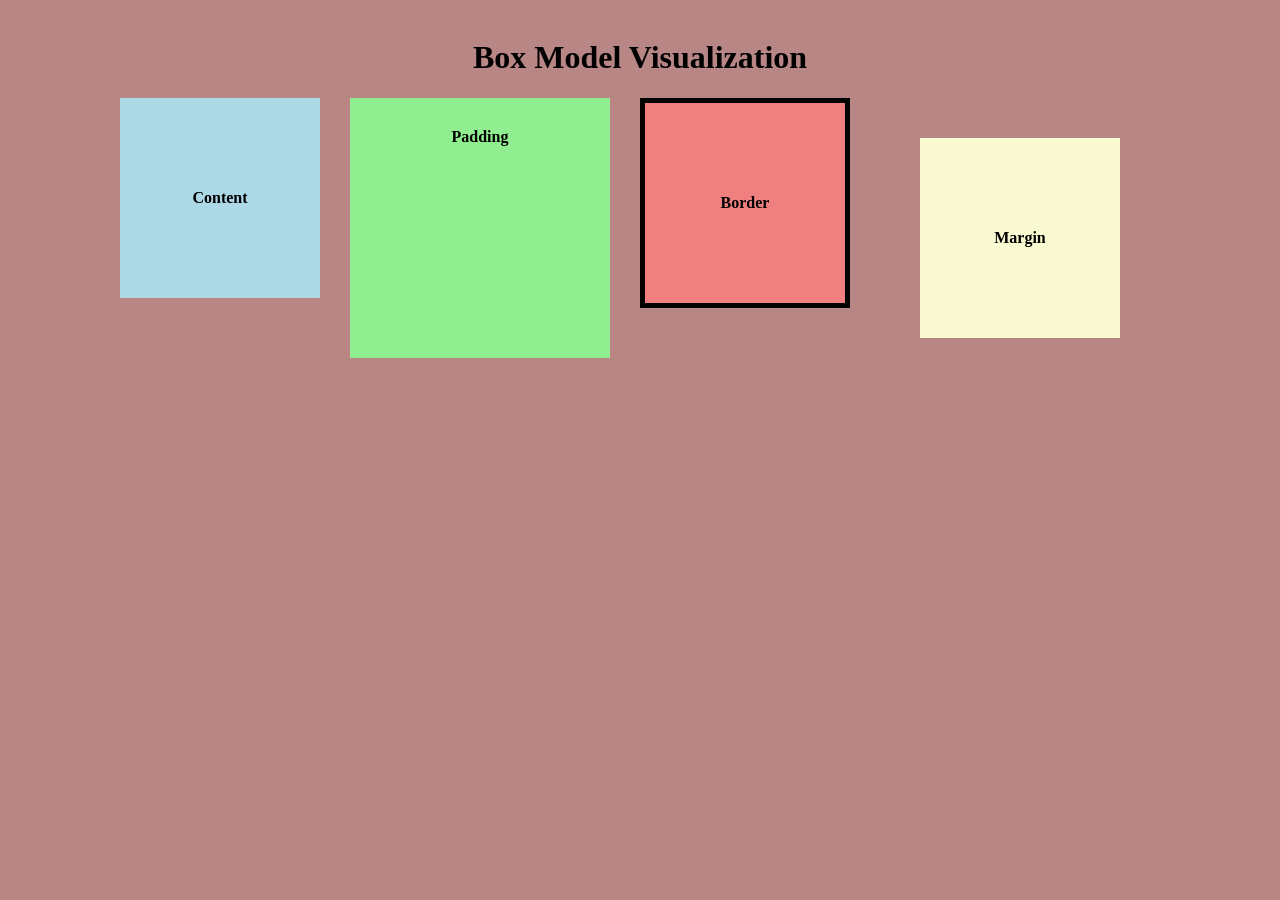
<file: CSS Setup & Basic Styling/box-model-practice.html>
<!DOCTYPE html>
<html lang="en">
<head>
    <meta charset="UTF-8">
    <meta name="viewport" content="width=device-width, initial-scale=1.0">
    <title>Box Model Practice</title>

    <style>
        body {
            font-family: Cambria, Cochin, Georgia, Times, 'Times New Roman', serif, sans-serif;
            background-color: #b98686;
            padding: 10px;
        }

        h1 {
            text-align: center;
        }

        .container {
            display: flex;
            gap: 30px; /* space between boxes */
            justify-content: center;
            flex-wrap: wrap;
        }

        .box {
            width: 200px;
            height: 200px;
            text-align: center;
            line-height: 200px;
            font-weight: bold;
        }

        /* 1. CONTENT */
        .content-box {
            background-color: lightblue;
        }

        /* 2. PADDING */
        .padding-box {
            background-color: lightgreen;
            padding: 30px; /* increases inner space */
            line-height: normal;
        }

        /* 3. BORDER */
        .border-box {
            background-color: lightcoral;
            border: 5px solid black; /* visible border */
        }

        /* 4. MARGIN */
        .margin-box {
            background-color: lightgoldenrodyellow;
            margin: 40px; /* space outside the box */
        }
    </style>
</head>
<body>

    <h1>Box Model Visualization</h1>

    <div class="container">
        <div class="box content-box">Content</div>
        <div class="box padding-box">Padding</div>
        <div class="box border-box">Border</div>
        <div class="box margin-box">Margin</div>
    </div>

</body>
</html>
</file>
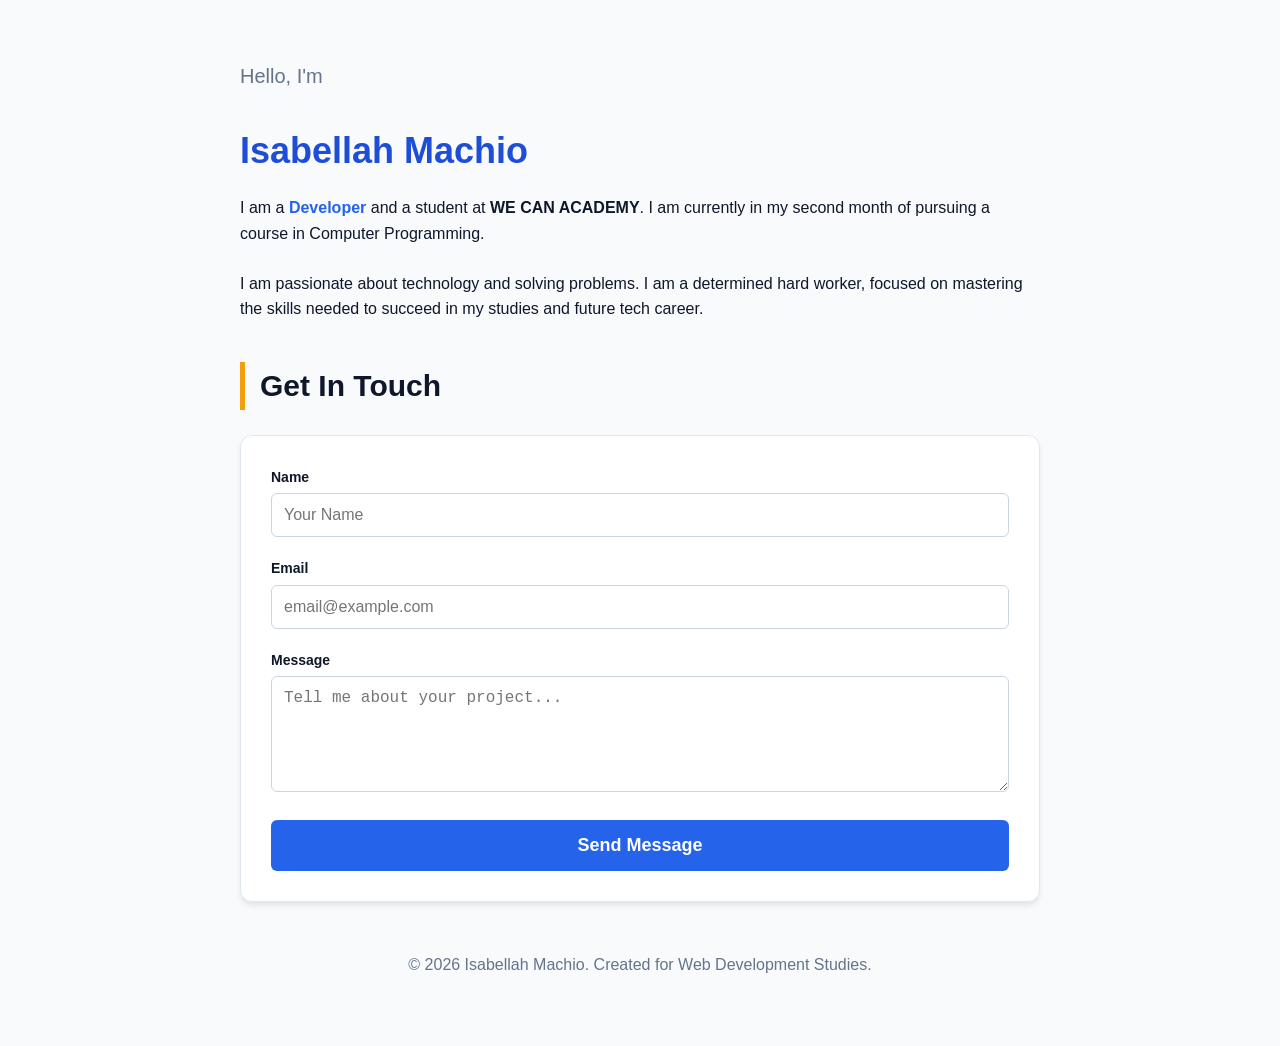
<file: CSS Setup & Basic Styling/colorschem.html>
<!DOCTYPE html>
<html lang="en">
<head>
    <meta charset="UTF-8">
    <meta name="viewport" content="width=device-width, initial-scale=1.0">
    <title>Isabellah Machio | Developer Portfolio</title>
    <style>
        /* 1. THE COLOR SYSTEM (Task 3.4) */
        :root {
            --color-primary: #2563eb;       
            --color-secondary: #f59e0b;    
            --color-background: #f8fafc;   
            --color-text: #0f172a;          
            --color-muted: #64748b;       

            /* Variations */
            --color-primary-light: #60a5fa;
            --color-primary-dark: #1e4ed8;

            /* 2. THE TYPE SCALE */
            --font-xs: 0.75rem;  
            --font-sm: 0.875rem;  
            --font-base: 1rem;    
            --font-lg: 1.125rem;  
            --font-xl: 1.25rem;  
            --font-2xl: 1.5rem;  
            --font-3xl: 1.875rem; 
            --font-4xl: 2.25rem; 
        }

        /* 3. GLOBAL STYLES */
        body {
            margin: 0;
            padding: 0;
            font-family: 'Segoe UI', Roboto, sans-serif;
            background-color: var(--color-background);
            color: var(--color-text);
            line-height: 1.6;
        }

        .container {
            max-width: 800px;
            margin: 0 auto;
            padding: 40px 20px;
        }

        /* 4. HEADINGS & TEXT */
        h1 { 
            font-size: var(--font-4xl); 
            color: var(--color-primary-dark);
            margin-bottom: 0.5rem;
        }

        h2 { 
            font-size: var(--font-3xl); 
            border-left: 5px solid var(--color-secondary);
            padding-left: 15px;
            margin-top: 40px;
        }

        h3 { 
            font-size: var(--font-xl); 
            color: var(--color-muted); 
            font-weight: 400;
        }

        p { font-size: var(--font-base); margin-bottom: 1.5rem; }

        .highlight { color: var(--color-primary); font-weight: bold; }

        /* 5. CONTACT FORM STYLES */
        .contact-card {
            background: white;
            padding: 30px;
            border-radius: 12px;
            box-shadow: 0 4px 6px -1px rgba(0, 0, 0, 0.1);
            border: 1px solid #e2e8f0;
        }

        .input-group { margin-bottom: 20px; }

        label {
            display: block;
            font-size: var(--font-sm);
            font-weight: 600;
            margin-bottom: 5px;
        }

        input, textarea {
            width: 100%;
            padding: 12px;
            border: 1px solid #cbd5e1;
            border-radius: 6px;
            font-size: var(--font-base);
            box-sizing: border-box; /* Keeps padding inside width */
        }

        /* 6. BUTTONS & LINKS */
        .submit-btn {
            background-color: var(--color-primary);
            color: white;
            border: none;
            padding: 15px 25px;
            border-radius: 6px;
            font-size: var(--font-lg);
            font-weight: 600;
            cursor: pointer;
            transition: all 0.3s ease;
            width: 100%;
        }

        .submit-btn:hover {
            background-color: var(--color-primary-dark);
            transform: translateY(-2px);
        }

        a { color: var(--color-primary); text-decoration: none; font-weight: 500; }
        a:hover { color: var(--color-secondary); }

    </style>
</head>
<body>

    <div class="container">
        <section id="about">
            <h3>Hello, I'm</h3>
            <h1>Isabellah Machio</h1>
            <p>
                I am a <span class="highlight">Developer</span> and a student at 
                <strong>WE CAN ACADEMY</strong>. I am currently in my second month of 
                pursuing a course in Computer Programming.
            </p>
            <p>
                I am passionate about technology and solving problems. I am a determined 
                hard worker, focused on mastering the skills needed to succeed in my 
                studies and future tech career.
            </p>
        </section>

        <section id="contact">
            <h2>Get In Touch</h2>
            <div class="contact-card">
                <form id="contact-form">
                    <div class="input-group">
                        <label for="name">Name</label>
                        <input type="text" id="name" required placeholder="Your Name">
                    </div>

                    <div class="input-group">
                        <label for="email">Email</label>
                        <input type="email" id="email" required placeholder="email@example.com">
                    </div>

                    <div class="input-group">
                        <label for="message">Message</label>
                        <textarea id="message" rows="5" required placeholder="Tell me about your project..."></textarea>
                    </div>

                    <button type="submit" class="submit-btn">Send Message</button>
                </form>
            </div>
        </section>

        <footer style="margin-top: 50px; text-align: center; color: var(--color-muted); font-size: var(--font-xs);">
            <p>&copy; 2026 Isabellah Machio. Created for Web Development Studies.</p>
        </footer>
    </div>

    <script>
        // Simple DOM handling for the form
        document.querySelector("#contact-form").addEventListener("submit", (e) => {
            e.preventDefault();
            alert("Thanks for reaching out, Isabellah will get back to you soon!");
        });
    </script>
</body>
</html>
</file>
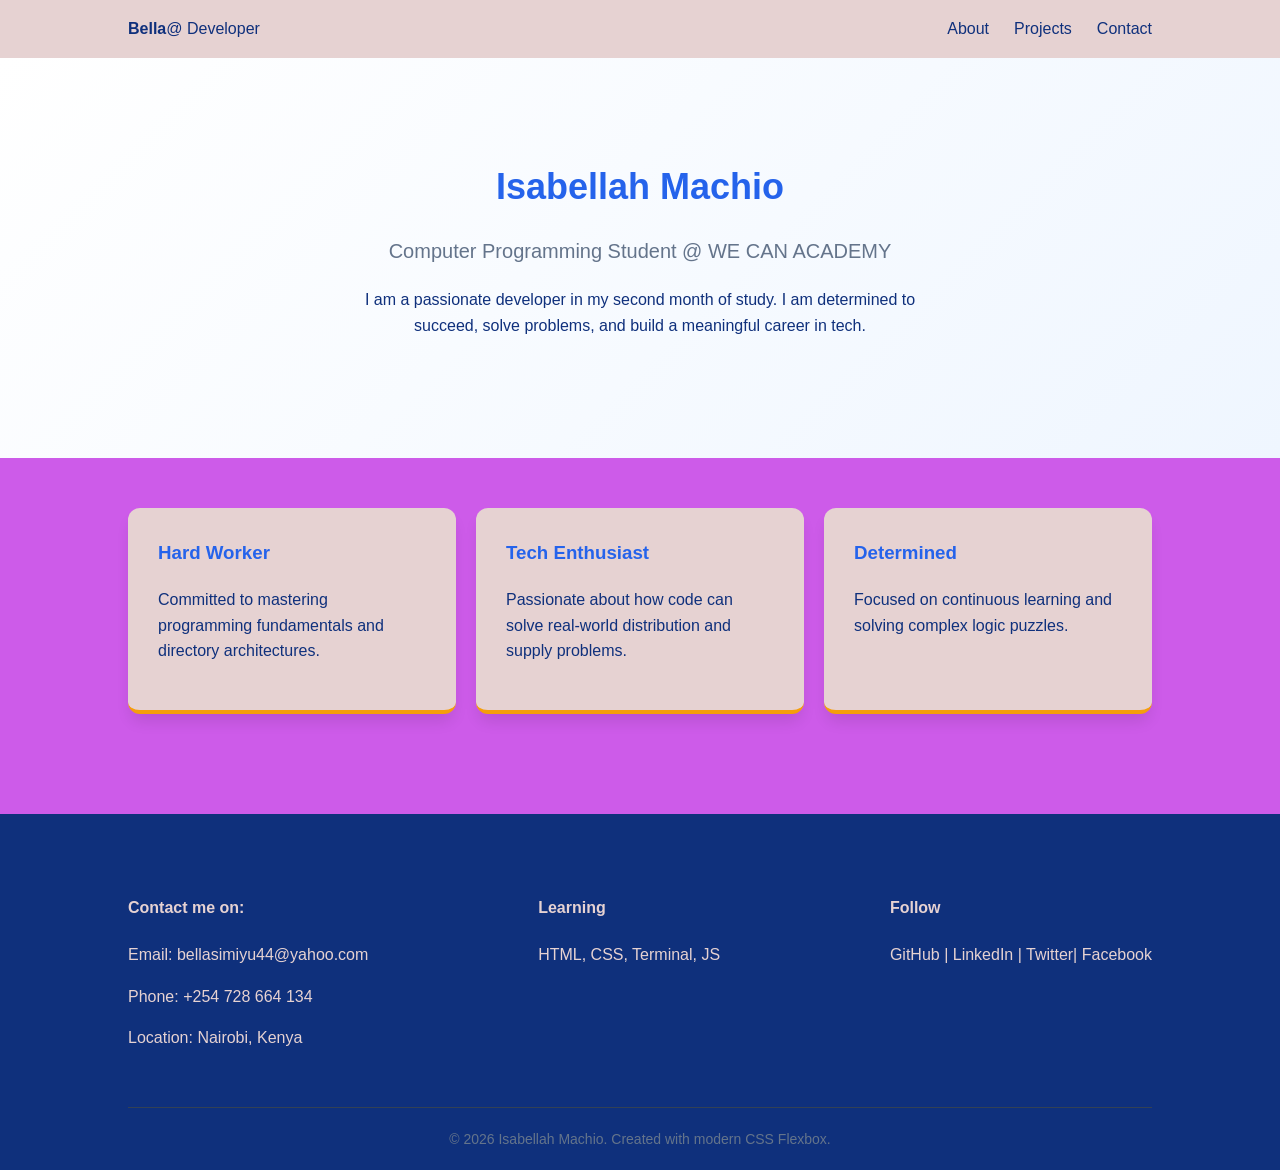
<file: CSS Setup & Basic Styling/flexboxlayout.html>
<!DOCTYPE html>
<html lang="en">
<head>
    <meta charset="UTF-8">
    <meta name="viewport" content="width=device-width, initial-scale=1.0">
    <title>Isabellah Machio | Portfolio</title>
    <style>
        /* 1. COLOR SYSTEM & TYPE SCALE (From your Tasks) */
        :root {
            --color-primary: #2563eb;
            --color-secondary: #f59e0b;
            --color-background: #cd5be9;
            --color-text: #0f307c;
            --color-muted: #64748b;
            --white: #e6d2d2;

            /* Type Scale */
            --font-sm: 0.875rem;
            --font-base: 1rem;
            --font-lg: 1.125rem;
            --font-xl: 1.25rem;
            --font-4xl: 2.25rem;
        }

        /* 2. GLOBAL RESET */
        body {
            margin: 0;
            font-family: 'Inter', sans-serif;
            background-color: var(--color-background);
            color: var(--color-text);
            line-height: 1.6;
        }

        /* 3. FLEXBOX NAV BAR (Exercise 1) */
        nav {
            display: flex;
            justify-content: space-between;
            align-items: center;
            padding: 1rem 10%;
            background: var(--white);
            box-shadow: 0 2px 5px rgba(0,0,0,0.05);
        }

        .nav-links {
            display: flex;
            gap: 25px;
            list-style: none;
            margin: 0;
            padding: 0;
        }

        .nav-links a {
            text-decoration: none;
            color: var(--color-text);
            font-weight: 500;
            transition: color 0.3s;
        }

        .nav-links a:hover {
            color: var(--color-primary);
        }

        /* 4. HERO SECTION */
        .hero {
            padding: 100px 10%;
            text-align: center;
            background: linear-gradient(135deg, #ffffff 0%, #eff6ff 100%);
        }

        .hero h1 {
            font-size: var(--font-4xl);
            color: var(--color-primary);
            margin: 0;
        }

        .hero p {
            font-size: var(--font-xl);
            color: var(--color-muted);
        }

        /* 5. FLEXBOX CARD ROW (Exercise 2) */
        .card-container {
            display: flex;
            flex-wrap: wrap;
            gap: 20px;
            padding: 50px 10%;
            justify-content: center;
        }

        .card {
            flex: 1 1 250px;
            background: var(--white);
            padding: 30px;
            border-radius: 12px;
            border-bottom: 4px solid var(--color-secondary);
            box-shadow: 0 10px 15px -3px rgba(0, 0, 0, 0.1);
        }

        .card h3 {
            color: var(--color-primary);
            margin-top: 0;
        }

        /* 6. FOOTER LAYOUT (Exercise 3) */
        footer {
            background: var(--color-text);
            color: var(--white);
            padding: 60px 10% 20px;
            margin-top: 50px;
        }

        .footer-grid {
            display: flex;
            justify-content: space-between;
            flex-wrap: wrap;
            gap: 40px;
            margin-bottom: 40px;
        }

        .copyright {
            text-align: center;
            padding-top: 20px;
            border-top: 1px solid #334155;
            font-size: var(--font-sm);
            color: var(--color-muted);
        }

        /* Responsive Fix for small screens */
        @media (max-width: 600px) {
            nav { flex-direction: column; gap: 15px; }
            .hero { padding: 60px 5%; }
        }
    </style>
</head>
<body>

    <nav>
        <div class="logo"><strong>Bella</strong>@ Developer</div>
        <ul class="nav-links">
            <li><a href="#about">About</a></li>
            <li><a href="#projects">Projects</a></li>
            <li><a href="#contact">Contact</a></li>
        </ul>
    </nav>

    <header class="hero" id="about">
        <h1>Isabellah Machio</h1>
        <p>Computer Programming Student @ WE CAN ACADEMY</p>
        <div style="max-width: 600px; margin: 20px auto;">
            I am a passionate developer in my second month of study. 
            I am determined to succeed, solve problems, and build a 
            meaningful career in tech.
        </div>
    </header>

    <section class="card-container" id="projects">
        <div class="card">
            <h3>Hard Worker</h3>
            <p>Committed to mastering programming fundamentals and directory architectures.</p>
        </div>
        <div class="card">
            <h3>Tech Enthusiast</h3>
            <p>Passionate about how code can solve real-world distribution and supply problems.</p>
        </div>
        <div class="card">
            <h3>Determined</h3>
            <p>Focused on continuous learning and solving complex logic puzzles.</p>
        </div>
    </section>

    <footer>
        <div class="footer-grid">
            <div>
                <h4>Contact me on: </h4>
                <p>Email: bellasimiyu44@yahoo.com</p>
                <p>Phone: +254 728 664 134</p>
                <p>Location: Nairobi, Kenya</p>
            </div>
            <div>
                <h4>Learning</h4>
                <p>HTML, CSS, Terminal, JS</p>
            </div>
            <div>
                <h4>Follow</h4>
                <p>GitHub | LinkedIn | Twitter| Facebook</p>
            </div>
        </div>
        <div class="copyright">
            &copy; 2026 Isabellah Machio. Created with modern CSS Flexbox.
        </div>
    </footer>

</body>
</html>
</file>
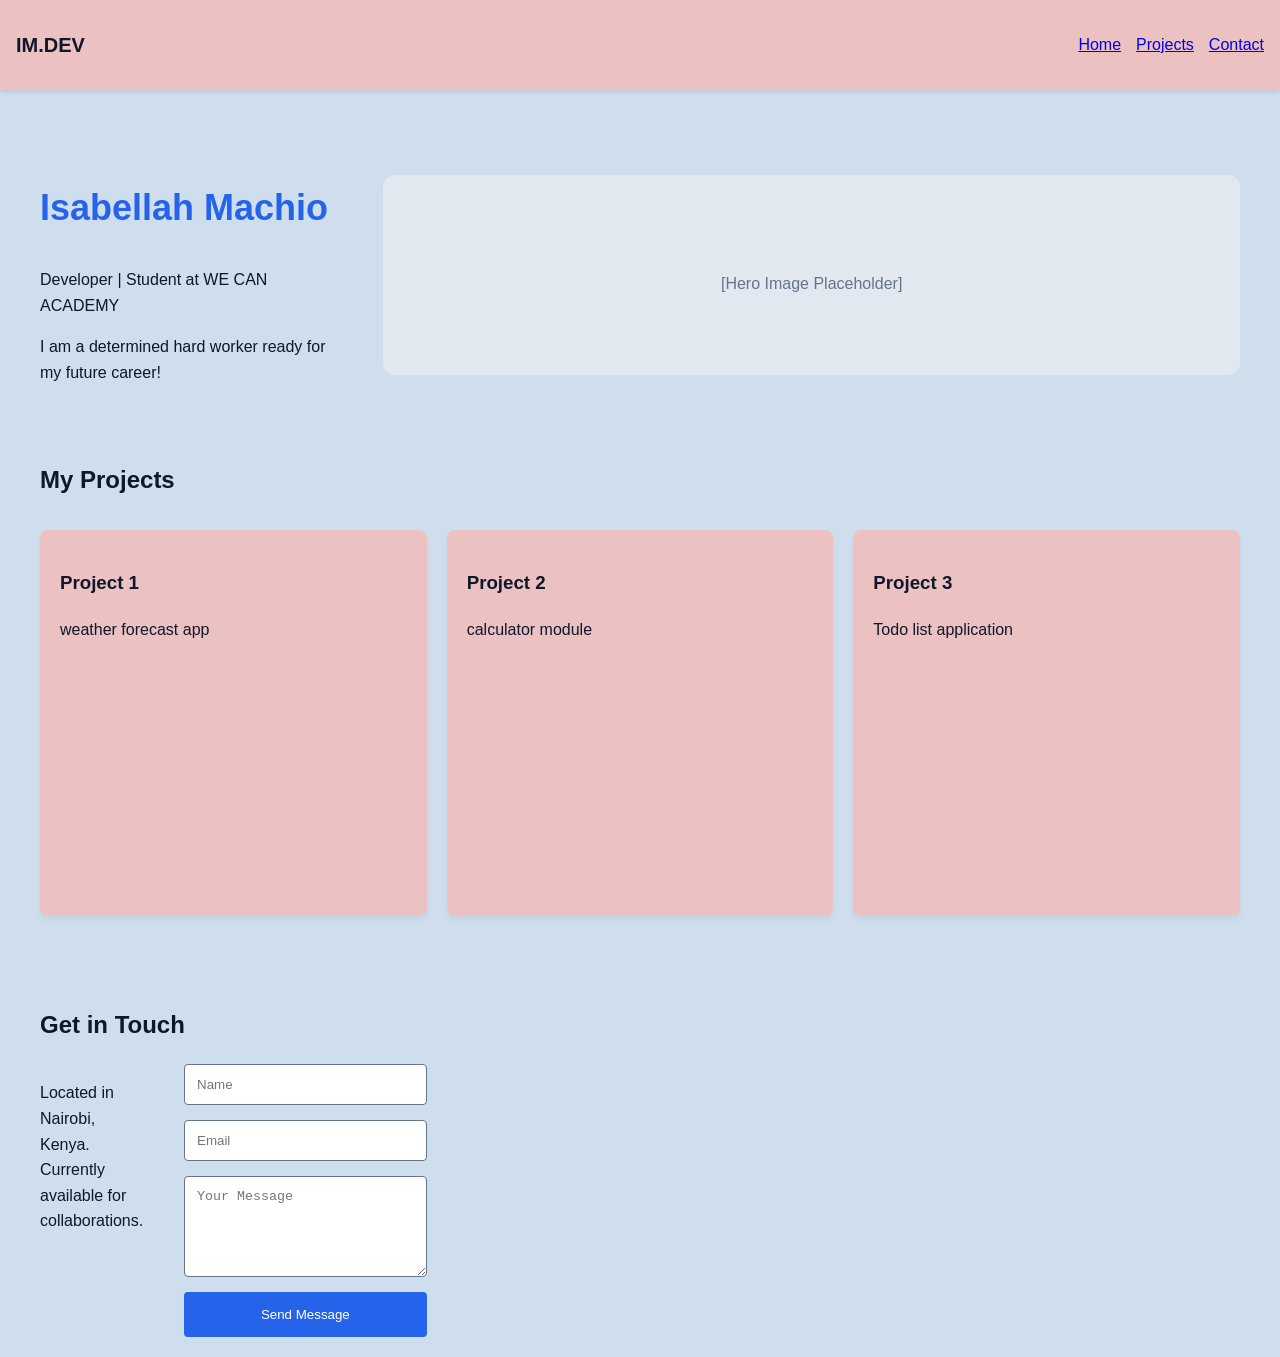
<file: CSS Setup & Basic Styling/mobilefast.html>
<!DOCTYPE html>
<html lang="en">
<head>
    <meta charset="UTF-8">
    <meta name="viewport" content="width=device-width, initial-scale=1.0">
    <title>Isabellah Machio | Developer Portfolio</title>
    <style>
        /* 1. COLOR SCHEME & TYPE SCALE (Task 3.4 & Exercise 2) */
        :root {
            --color-primary: #2563eb;
            --color-secondary: #f59e0b;
            --color-background: #cfdeec;
            --color-text: #0f172a;
            --color-muted: #64748b;
            --color-white: #ecc1c1;

            /* Type Scale */
            --font-xs: 0.75rem;   /* 12px */
            --font-sm: 0.875rem;  /* 14px */
            --font-base: 1rem;    /* 16px */
            --font-lg: 1.125rem;  /* 18px */
            --font-xl: 1.25rem;   /* 20px */
            --font-2xl: 1.5rem;   /* 24px */
            --font-3xl: 1.875rem; /* 30px */
            --font-4xl: 2.25rem;  /* 36px */
        }

        /* 2. MOBILE-FIRST BASE STYLES (Task 4.3) */
        body {
            margin: 0;
            font-family: 'Inter', sans-serif;
            background-color: var(--color-background);
            color: var(--color-text);
            line-height: 1.6;
        }

        /* Navigation: Mobile Hamburger Style (Basic) */
        nav {
            background: var(--color-white);
            padding: 1rem;
            display: flex;
            justify-content: space-between;
            align-items: center;
            box-shadow: 0 2px 4px rgba(0,0,0,0.1);
        }

        .nav-links {
            display: none; /* Hidden on mobile by default */
            list-style: none;
            gap: 15px;
        }

        /* Home Page: Mobile Single Column */
        .container {
            padding: 20px;
            max-width: 1200px;
            margin: 0 auto;
        }

        .hero {
            text-align: center;
            padding: 40px 0;
        }

        .hero h1 { font-size: var(--font-3xl); color: var(--color-primary); }

        /* Projects Page: Mobile 1 Column of Cards */
        .project-grid {
            display: grid;
            grid-template-columns: 1fr;
            gap: 20px;
            margin-top: 30px;
        }

        .card {
            background: var(--color-white);
            padding: 20px;
            border-radius: 8px;
            box-shadow: 0 4px 6px rgba(0,0,0,0.05);
            aspect-ratio: 1 / 1; /* Proportional Gallery Style */
        }

        /* Contact Page: Mobile Full-Width Form */
        .contact-form {
            width: 100%;
            display: flex;
            flex-direction: column;
            gap: 15px;
        }

        input, textarea {
            padding: 12px;
            border: 1px solid var(--color-muted);
            border-radius: 4px;
        }

        /* 3. RESPONSIVE BREAKPOINTS (Task 4.3) */

        /* Tablet (min-width: 768px) */
        @media (min-width: 768px) {
            .project-grid {
                grid-template-columns: repeat(2, 1fr); /* 2 columns */
            }
            .hero h1 { font-size: var(--font-4xl); }
        }

        /* Desktop (min-width: 1024px) */
        @media (min-width: 1024px) {
            nav .nav-links {
                display: flex; /* Horizontal menu on desktop */
            }
            .project-grid {
                grid-template-columns: repeat(3, 1fr); /* 3 columns */
            }
            .hero {
                display: flex;
                align-items: center;
                text-align: left;
                gap: 50px;
            }
            .contact-wrapper {
                display: flex;
                gap: 40px; /* Form with sidebar on desktop */
            }
            .contact-sidebar { width: 30%; }
            .contact-form { width: 70%; }
        }

    </style>
</head>
<body>

    <nav id="main-nav">
        <div class="logo" style="font-size: var(--font-xl); font-weight: bold;">IM.DEV</div>
        <ul class="nav-links">
            <li><a href="#home" class="nav-link">Home</a></li>
            <li><a href="#projects" class="nav-link">Projects</a></li>
            <li><a href="#contact" class="nav-link">Contact</a></li>
        </ul>
    </nav>

    <div class="container">
        <section id="home" class="hero">
            <div class="hero-content">
                <h1>Isabellah Machio</h1>
                <p>Developer | Student at WE CAN ACADEMY</p>
                <p class="hero-text">Passionate about solving problems and mastering the art of programming.</p>
            </div>
            <div class="hero-image" style="background: #e2e8f0; height: 200px; width: 100%; border-radius: 12px;">
                <p style="text-align: center; padding-top: 80px; color: var(--color-muted);">[Hero Image Placeholder]</p>
            </div>
        </section>

        <section id="projects">
            <h2 style="font-size: var(--font-2xl);">My Projects</h2>
            <div class="project-grid">
                <article class="card"><h3>Project 1</h3><p>weather forecast app</p></article>
                <article class="card"><h3>Project 2</h3><p>calculator module</p></article>
                <article class="card"><h3>Project 3</h3><p>Todo list application</p></article
        </section>

        <section id="contact" style="margin-top: 50px;">
            <h2 style="font-size: var(--font-2xl);">Get in Touch</h2>
            <div class="contact-wrapper">
                <div class="contact-sidebar">
                    <p>Located in Nairobi, Kenya. Currently available for collaborations.</p>
                </div>
                <form class="contact-form">
                    <input type="text" placeholder="Name" required>
                    <input type="email" placeholder="Email" required>
                    <textarea rows="5" placeholder="Your Message"></textarea>
                    <button type="submit" style="background: var(--color-primary); color: white; border: none; padding: 15px; border-radius: 4px; cursor: pointer;">Send Message</button>
                </form>
            </div>
        </section>
    </div>

    <script>
        /* DOM NAVIGATION PRACTICE (Based on Exercise Image) */

        // 1. Select the header (nav), then navigate up to the parent (body)
        const nav = document.querySelector("nav");
        console.log("Parent of Nav:", nav.parentElement); //

        // 2. Select the first nav-link, then get its parent (li)
        const firstLink = document.querySelector(".nav-link");
        console.log("Link Parent:", firstLink.parentElement); //

        // 3. Select the article, then get its next sibling (section)
        const article = document.querySelector("article");
        console.log("Next Sibling:", article.nextElementSibling); //

        // 4. Change Text Content (Exercise 1)
        const heroText = document.querySelector(".hero-text");
        heroText.textContent = "I am a determined hard worker ready for my future career!"; // Includes hidden text
    </script>
</body>
</html>
</file>
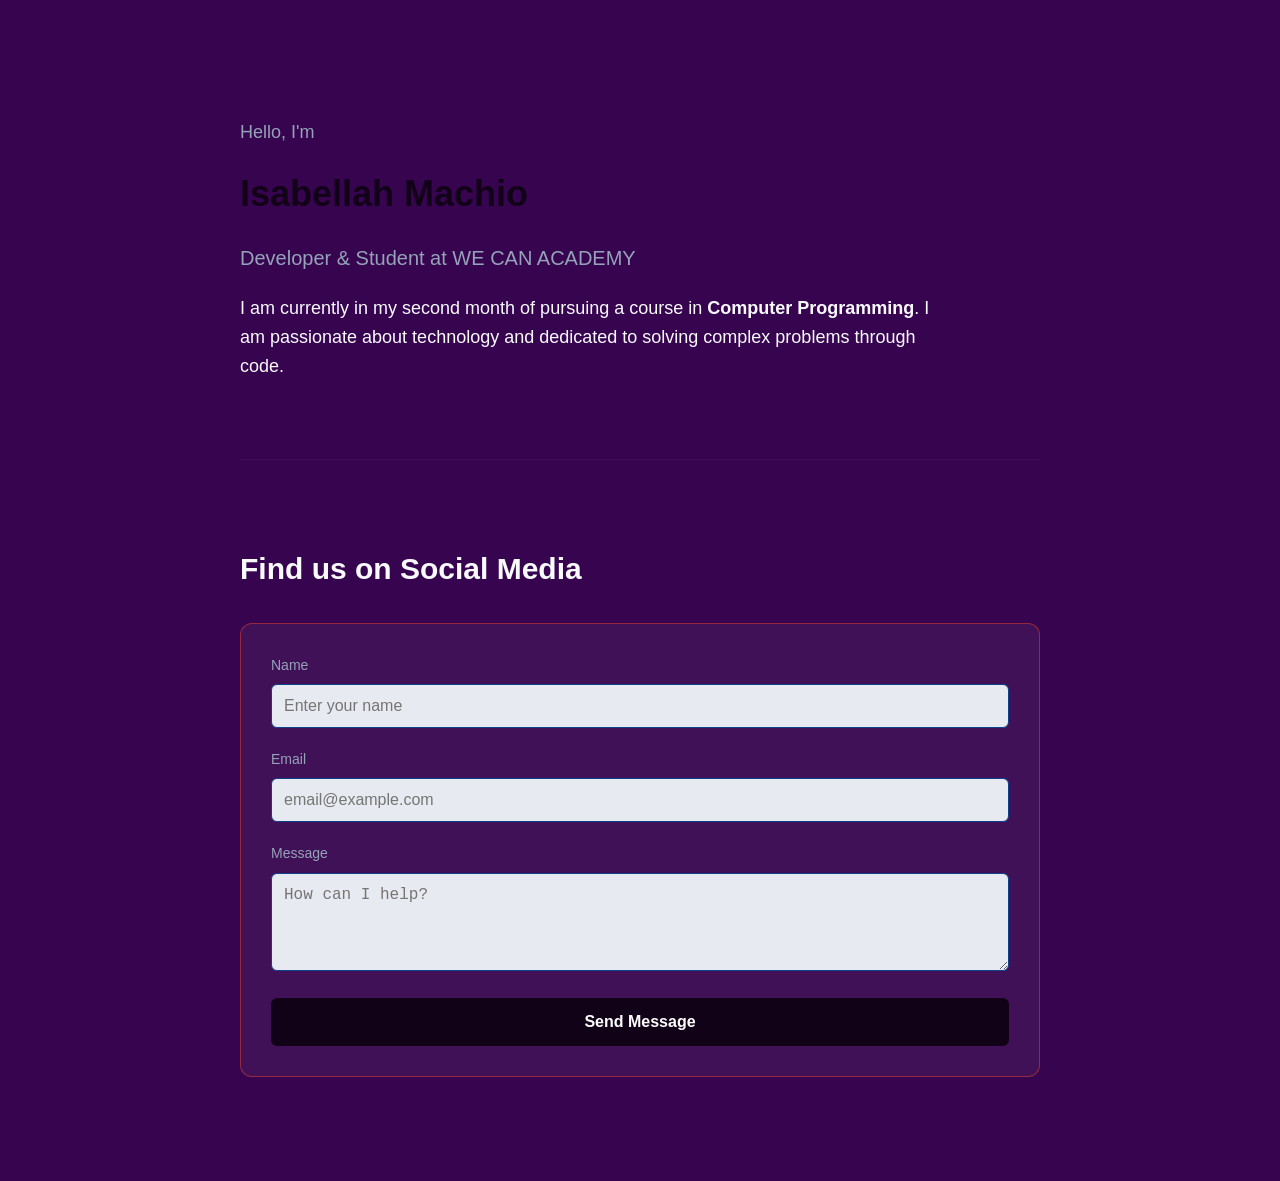
<file: CSS Setup & Basic Styling/scalecalculator.html>
<!DOCTYPE html>
<html lang="en">
<head>
    <meta charset="UTF-8">
    <meta name="viewport" content="width=device-width, initial-scale=1.0">
    <title>Isabellah Machio | Developer Portfolio</title>
    <style>
        /* 1. TYPE SCALE & VARIABLES */
        :root {
            --font-xs: 0.75rem;   
            --font-sm: 0.875rem;  
            --font-base: 1rem;   
            --font-lg: 1.125rem;  
            --font-xl: 1.25rem;   
            --font-2xl: 1.5rem;   
            --font-3xl: 1.875rem; 
            --font-4xl: 2.25rem;  

            --primary-blue: #110218;
            --bg-dark: #370550;
            --text-main: #f8fafc;
            --text-muted: #94a3b8;
            --card-bg: rgba(255, 255, 255, 0.05);
        }

        /* 2. GLOBAL STYLES */
        body {
            margin: 0;
            font-family: 'Inter', -apple-system, sans-serif;
            background-color: var(--bg-dark);
            color: var(--text-main);
            line-height: 1.6;
        }

        .container {
            max-width: 800px;
            margin: 0 auto;
            padding: 40px 20px;
        }

        /* 3. HERO / ABOUT SECTION */
        .intro-section {
            padding: 60px 0;
            border-bottom: 1px solid rgba(190, 102, 102, 0.1);
        }

        .intro-section h1 {
            font-size: var(--font-4xl);
            margin: 10px 0;
            color: var(--primary-blue);
        }

        .intro-section h3 {
            font-size: var(--font-xl);
            color: var(--text-muted);
            font-weight: 400;
        }

        .intro-section p {
            font-size: var(--font-lg);
            max-width: 700px;
        }

        /* 4. CONTACT SECTION */
        .contact-section {
            padding: 60px 0;
        }

        .contact-section h2 {
            font-size: var(--font-3xl);
            margin-bottom: 30px;
        }

        .contact-card {
            background: var(--card-bg);
            padding: 30px;
            border-radius: 12px;
            border: 1px solid rgba(185, 51, 51, 0.733);
        }

        .input-group {
            margin-bottom: 20px;
        }

        .input-group label {
            display: block;
            font-size: var(--font-sm);
            margin-bottom: 8px;
            color: var(--text-muted);
        }

        input, textarea {
            width: 100%;
            padding: 12px;
            background: #e7eaf0;
            border: 1px solid #0c418b;
            border-radius: 6px;
            color: rgb(184, 160, 160);
            font-size: var(--font-base);
            box-sizing: border-box;
        }

        button {
            width: 100%;
            padding: 15px;
            background: var(--primary-blue);
            color: white;
            border: none;
            border-radius: 6px;
            font-size: var(--font-base);
            font-weight: 600;
            cursor: pointer;
            transition: transform 0.2s, background 0.2s;
        }

        button:hover {
            background: #0a142c;
            transform: translateY(-2px);
        }

        .status-msg {
            margin-top: 20px;
            font-size: var(--font-sm);
            color: #04200e;
            text-align: center;
        }

        .hidden { display: none; }
    </style>
</head>
<body>

    <div class="container">
        <section class="intro-section">
            <p style="font-size: var(--font-lg); color: var(--text-muted);">Hello, I'm</p>
            <h1>Isabellah Machio</h1>
            <h3>Developer & Student at WE CAN ACADEMY</h3>
            <p>
                I am currently in my second month of pursuing a course in 
                <strong>Computer Programming</strong>. I am passionate about technology 
                and dedicated to solving complex problems through code.
            </p>
        </section>

        <section class="contact-section">
            <h2>Find us on Social Media</h2>
            <form id="contact-form" class="contact-card">
                <div class="input-group">
                    <label for="name">Name</label>
                    <input type="text" id="name" required placeholder="Enter your name">
                </div>

                <div class="input-group">
                    <label for="email">Email</label>
                    <input type="email" id="email" required placeholder="email@example.com">
                </div>

                <div class="input-group">
                    <label for="message">Message</label>
                    <textarea id="message" rows="4" required placeholder="How can I help?"></textarea>
                </div>

                <button type="submit">Send Message</button>
                <div id="form-status" class="status-msg hidden">Success! Your message was sent.</div>
            </form>
        </section>
    </div>

    <script>
        const form = document.querySelector("#contact-form");
        const status = document.querySelector("#form-status");

        form.addEventListener("submit", (e) => {
            e.preventDefault();
            
            // Logic to show success
            status.classList.remove("hidden");
            form.reset();

            // Hide after 4 seconds
            setTimeout(() => {
                status.classList.add("hidden");
            }, 4000);
        });
    </script>
</body>
</html>
</file>
